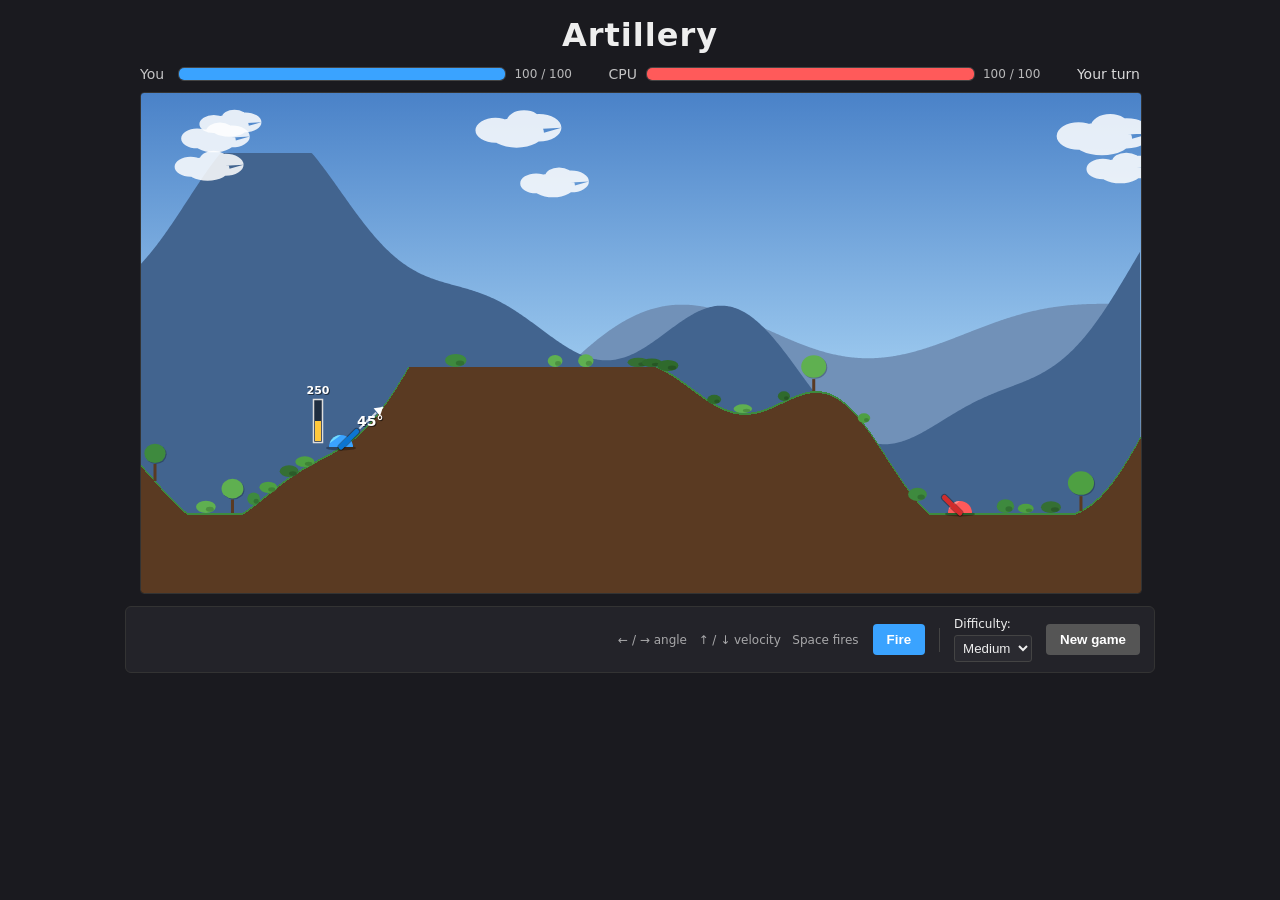
<file: index.html>
<!doctype html>
<html lang="en">
<head>
<meta charset="utf-8" />
<title>Artillery</title>
<link rel="stylesheet" href="styles.css" />
</head>
<body>
  <h1>Artillery</h1>
  <div class="hud">
    <div class="hp-row">
      <div class="hp-label">You</div>
      <div class="hp-bar"><div id="playerHP" class="hp-fill player"></div></div>
      <div id="playerHPText" class="hp-text"></div>
    </div>
    <div class="hp-row">
      <div class="hp-label">CPU</div>
      <div class="hp-bar"><div id="cpuHP" class="hp-fill cpu"></div></div>
      <div id="cpuHPText" class="hp-text"></div>
    </div>
    <div id="turnIndicator" class="turn">Your turn</div>
  </div>

  <div class="canvas-wrap">
    <canvas id="game"></canvas>
    <div id="endOverlay" class="end-overlay hidden">
      <div id="endText" class="end-text"></div>
      <button id="endNewGame" class="end-btn">New game</button>
    </div>
  </div>

  <div class="controls">
    <div class="hint">← / → angle &nbsp; ↑ / ↓ velocity &nbsp; Space fires</div>
    <button id="fireBtn">Fire</button>
    <span class="sep"></span>
    <label>
      Difficulty:
      <select id="difficulty">
        <option value="easy">Easy</option>
        <option value="medium" selected>Medium</option>
        <option value="hard">Hard</option>
      </select>
    </label>
    <button id="newGameBtn">New game</button>
  </div>

  <script type="module" src="src/main.js"></script>
</body>
</html>
</file>
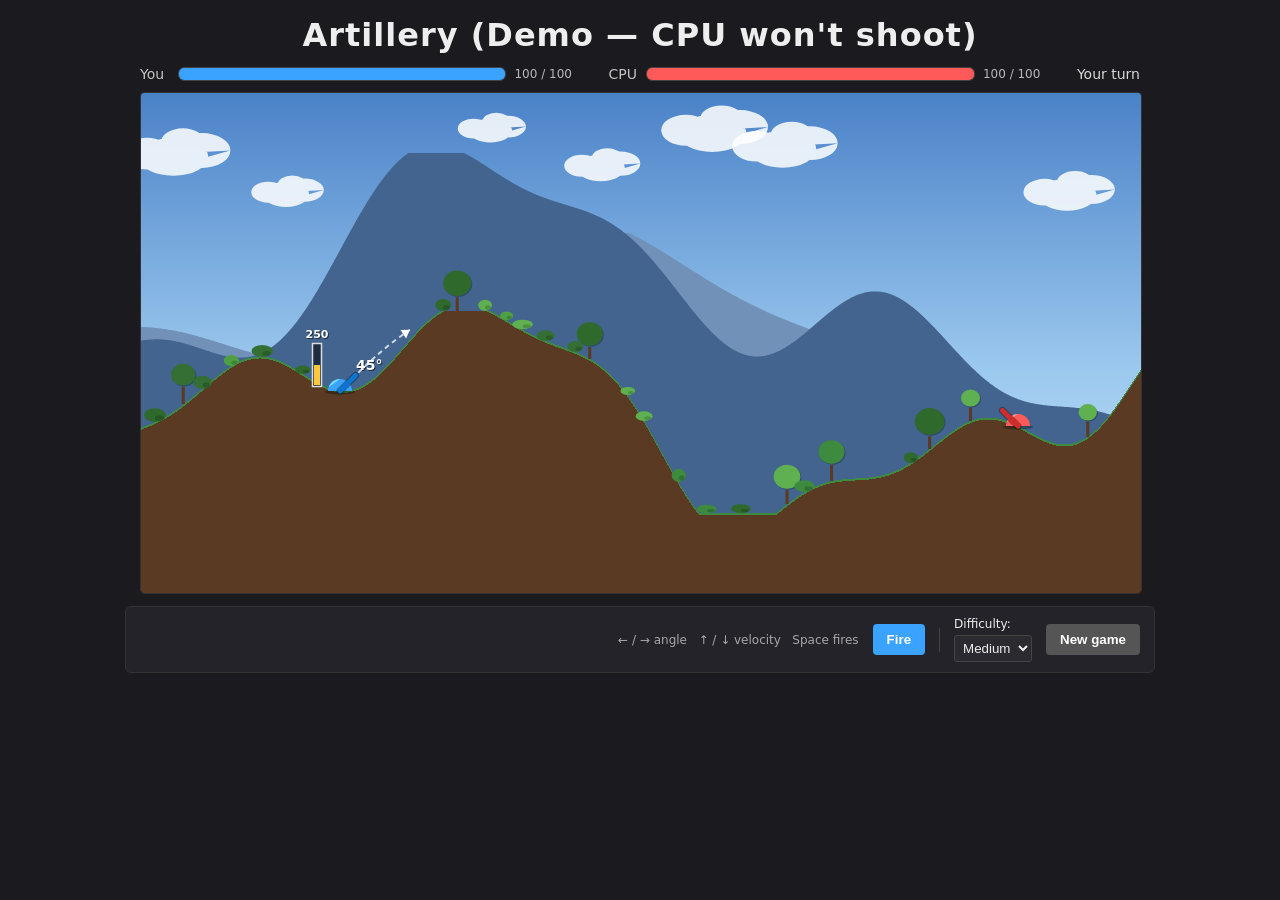
<file: demo/index.html>
<!doctype html>
<html lang="en">
<head>
<meta charset="utf-8" />
<title>Artillery — Demo</title>
<link rel="stylesheet" href="../styles.css" />
</head>
<body>
  <h1>Artillery (Demo — CPU won't shoot)</h1>
  <div class="hud">
    <div class="hp-row">
      <div class="hp-label">You</div>
      <div class="hp-bar"><div id="playerHP" class="hp-fill player"></div></div>
      <div id="playerHPText" class="hp-text"></div>
    </div>
    <div class="hp-row">
      <div class="hp-label">CPU</div>
      <div class="hp-bar"><div id="cpuHP" class="hp-fill cpu"></div></div>
      <div id="cpuHPText" class="hp-text"></div>
    </div>
    <div id="turnIndicator" class="turn">Your turn</div>
  </div>

  <div class="canvas-wrap">
    <canvas id="game"></canvas>
    <div id="endOverlay" class="end-overlay hidden">
      <div id="endText" class="end-text"></div>
      <button id="endNewGame" class="end-btn">New game</button>
    </div>
  </div>

  <div class="controls">
    <div class="hint">← / → angle &nbsp; ↑ / ↓ velocity &nbsp; Space fires</div>
    <button id="fireBtn">Fire</button>
    <span class="sep"></span>
    <label>
      Difficulty:
      <select id="difficulty">
        <option value="easy">Easy</option>
        <option value="medium" selected>Medium</option>
        <option value="hard">Hard</option>
      </select>
    </label>
    <button id="newGameBtn">New game</button>
  </div>

  <script>window.DEMO_MODE = true;</script>
  <script type="module" src="../src/main.js"></script>
</body>
</html>
</file>
<file: styles.css>
body {
  font-family: system-ui, sans-serif;
  background: #1a1a1f;
  color: #eee;
  margin: 0;
  padding: 16px;
  display: flex;
  flex-direction: column;
  align-items: center;
}
h1 { margin: 0 0 12px; font-weight: 600; letter-spacing: 1px; }

canvas {
  background: #000;
  border: 1px solid #333;
  border-radius: 4px;
  display: block;
}

.hud {
  width: 1000px;
  display: grid;
  grid-template-columns: 1fr 1fr auto;
  gap: 8px 24px;
  align-items: center;
  margin-bottom: 10px;
}
.hp-row { display: flex; align-items: center; gap: 8px; }
.hp-label { width: 30px; font-size: 14px; opacity: 0.8; }
.hp-bar {
  flex: 1;
  height: 12px;
  background: #2a2a30;
  border: 1px solid #444;
  border-radius: 6px;
  overflow: hidden;
}
.hp-fill { height: 100%; transition: width 0.2s ease; }
.hp-fill.player { background: #3aa3ff; }
.hp-fill.cpu { background: #ff5a5a; }
.hp-text { font-size: 12px; opacity: 0.75; min-width: 70px; }
.turn { font-size: 14px; opacity: 0.9; text-align: right; grid-column: 3; }

.controls {
  width: 1000px;
  margin-top: 12px;
  display: flex;
  flex-wrap: wrap;
  align-items: center;
  gap: 14px;
  background: #232329;
  border: 1px solid #333;
  padding: 10px 14px;
  border-radius: 6px;
}
.controls label { display: flex; flex-direction: column; font-size: 12px; gap: 4px; }
.controls input[type=range] { width: 220px; }
.controls .sep { width: 1px; height: 24px; background: #444; }
button {
  background: #3aa3ff;
  color: white;
  border: none;
  padding: 8px 14px;
  border-radius: 4px;
  font-weight: 600;
  cursor: pointer;
}
button:disabled { background: #555; cursor: not-allowed; }
button#newGameBtn { background: #555; }
select { background: #2a2a30; color: #eee; border: 1px solid #444; padding: 4px; border-radius: 3px; }
.hint { font-size: 12px; opacity: 0.65; margin-left: auto; }

.canvas-wrap { position: relative; width: 1000px; }
.end-overlay {
  position: absolute;
  inset: 0;
  display: flex;
  flex-direction: column;
  align-items: center;
  justify-content: center;
  gap: 18px;
  background: rgba(10, 10, 14, 0.55);
  border-radius: 4px;
  pointer-events: auto;
  animation: fadein 0.35s ease;
}
.end-overlay.hidden { display: none; }
.end-text {
  font-size: 72px;
  font-weight: 800;
  letter-spacing: 2px;
  padding: 24px 56px;
  border-radius: 12px;
  border: 4px solid #fff;
  background: rgba(0, 0, 0, 0.6);
  text-shadow: 0 4px 12px rgba(0, 0, 0, 0.6);
}
.end-text.win  { color: #ffd66b; border-color: #ffd66b; }
.end-text.lose { color: #ff7777; border-color: #ff7777; }
.end-btn {
  font-size: 18px;
  padding: 10px 22px;
}
@keyframes fadein { from { opacity: 0; transform: scale(0.92); } to { opacity: 1; transform: scale(1); } }
</file>
